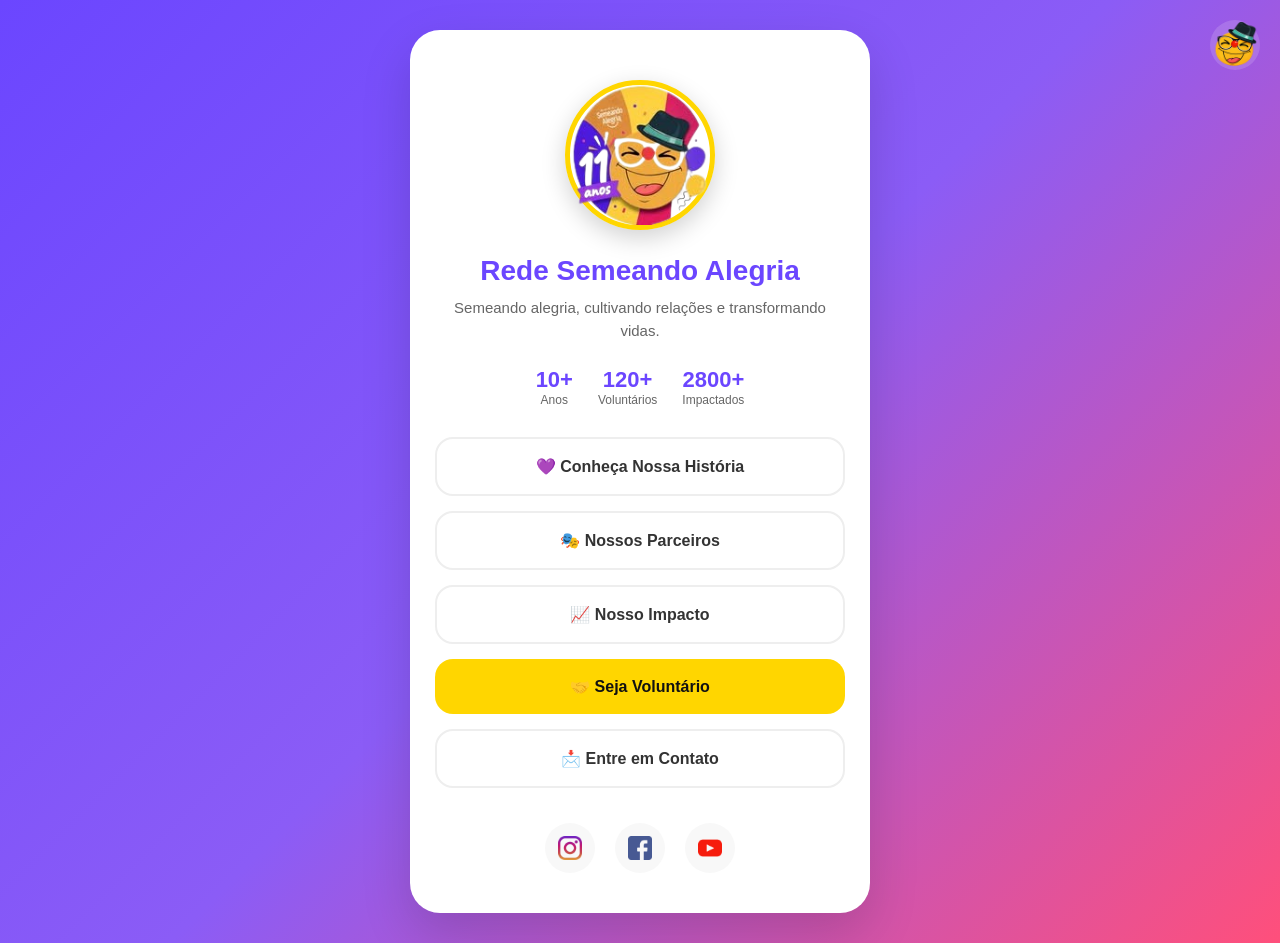
<file: index.html>
<!DOCTYPE html>
<html lang="pt-br">
<head>
  <meta charset="UTF-8">
  <meta name="viewport" content="width=device-width, initial-scale=1.0">
  <title>Rede Semeando Alegria</title>
  <link rel="stylesheet" href="css/style.css">
  <link rel="icon" href="img/icone.png">
</head>
<body>
<audio id="bgMusic"></audio>
<script>

const music =
    document.getElementById("bgMusic");

const playlist = [
    "audio/musica1.mp3",
    "audio/musica2.mp3",
    "audio/musica3.mp3"
];

const MAX_VOLUME = 0.15;

let currentIndex =
    Math.floor(
        Math.random() *
        playlist.length
    );

music.src =
    playlist[currentIndex];

music.volume =
    MAX_VOLUME;

let musicaIniciada = false;

function iniciarMusica(){

    if(musicaIniciada)
        return;

    musicaIniciada = true;

    music.play()
        .then(()=>{

            console.log(
                "Música iniciada"
            );

        })
        .catch(err=>{

            console.log(err);

            musicaIniciada = false;

        });

}

/* desktop */
document.addEventListener(
    "mousemove",
    iniciarMusica
);

/* celular */
document.addEventListener(
    "touchmove",
    iniciarMusica
);

/* caso o usuário volte para a aba */
window.addEventListener(
    "pageshow",
    ()=>{

        musicaIniciada = false;

    }
);

/* ===========================
   Troca de músicas
=========================== */

function trocarMusica(){

    let volume =
        music.volume;

    const fadeOut =
        setInterval(() => {

            volume -= 0.02;

            if(volume < 0)
                volume = 0;

            music.volume =
                volume;

            if(volume <= 0){

                clearInterval(
                    fadeOut
                );

                let novo;

                do{

                    novo =
                        Math.floor(
                            Math.random()
                            * playlist.length
                        );

                }
                while(
                    novo === currentIndex
                    &&
                    playlist.length > 1
                );

                currentIndex =
                    novo;

                music.src =
                    playlist[currentIndex];

                music.play();

                let fade = 0;

                const fadeIn =
                    setInterval(() => {

                        fade += 0.02;

                        if(
                            fade >
                            MAX_VOLUME
                        ){
                            fade =
                                MAX_VOLUME;
                        }

                        music.volume =
                            fade;

                        if(
                            fade >=
                            MAX_VOLUME
                        ){

                            clearInterval(
                                fadeIn
                            );

                        }

                    },100);

            }

        },100);

}

music.addEventListener(
    "ended",
    trocarMusica
);

</script>
  <button id="themeToggle" class="theme-toggle particle-effect">
    <img src="img/icone.png" alt="Alterar tema">
  </button>
  <script>
    const toggleBtn = document.getElementById('themeToggle');
    toggleBtn.addEventListener('click', () => {
      document.body.classList.toggle('dark-mode');
    });
  </script>

  <div class="container">

    <div class="profile">

        <div class="avatar-wrapper">
            <img src="img/perfil.png"
                alt="Rede Semeando Alegria"
                class="avatar particle-effect"
                id="avatar">
        </div>


        <h1>Rede Semeando Alegria</h1>

        <p class="subtitle">
            Semeando alegria, cultivando relações
            e transformando vidas.
        </p>

        <div class="stats">

            <div class="stat">
                <strong>10+</strong>
                <span>Anos</span>
            </div>

            <div class="stat">
                <strong>120+</strong>
                <span>Voluntários</span>
            </div>

            <div class="stat">
                <strong>2800+</strong>
                <span>Impactados</span>
            </div>

        </div>

    </div>

    <div class="links">

        <a href="about.html" class="link-button particle-effect">
            💜 Conheça Nossa História
        </a>

        <a href="about.html#parceiros" class="link-button particle-effect">
            🎭 Nossos Parceiros
        </a>

        <a href="about.html#impacto" class="link-button particle-effect">
            📈 Nosso Impacto
        </a>

        <a href="about.html#voluntario" class="link-button destaque particle-effect">
            🤝 Seja Voluntário
        </a>

        <a href="https://docs.google.com/forms/d/e/1FAIpQLSeHQyijplv60xAP6WMdjHgkzHDfloQNHRchF6oCF-Y-V4etnw/viewform" target="_blank" class="link-button">
            📩 Entre em Contato
        </a>

    </div>

    <footer>

        <div class="social-icons">

            <a href="https://www.instagram.com/redesemeandoalegriaoficial/" target="_blank" class="particle-effect">
                <img src="img/instagram.png">
            </a>

            <a href="https://www.facebook.com/Redesemeandoalegria/" target="_blank" class="particle-effect">
                <img src="img/facebook.png">
            </a>

            <a href="https://www.youtube.com/watch?v=6miZd2vj2Sk" target="_blank" class="particle-effect">
                <img src="img/youtube.png">
            </a>

        </div>

    </footer>

  </div>

    <script>

    const avatar=document.getElementById("avatar");
    const colors = [
        "#FFD600",
        "#6B46FF",
        "#FF4F7B",
        "#A7D46F",
        "#FFFFFF"
    ];

    document.querySelectorAll(".particle-effect").forEach(element => {

        element.addEventListener("mousemove", e => {

            const rect = element.getBoundingClientRect();

            for(let i=0;i<3;i++){

                const p = document.createElement("span");

                p.className = "particle";

                p.style.background =
                    colors[Math.floor(Math.random()*colors.length)];

                const x = e.clientX - rect.left;
                const y = e.clientY - rect.top;

                p.style.left = x + "px";
                p.style.top = y + "px";

                p.style.setProperty(
                    "--x",
                    (Math.random()*140-70)+"px"
                );

                p.style.setProperty(
                    "--y",
                    (Math.random()*140-70)+"px"
                );

                const target =
                    element.classList.contains("avatar")
                        ? element.parentElement
                        : element;

                target.appendChild(p);

                setTimeout(()=>{
                    p.remove();
                },900);

            }

        });

    });

    </script>
</body>
</html>
</file>
<file: css/style.css>
/* ==========================
   RESET
========================== */

* {
    margin: 0;
    padding: 0;
    box-sizing: border-box;
}

/* ==========================
   CORES DA MARCA
========================== */

:root {

    --roxo: #6B46FF;
    --roxo-hover: #5936e8;

    --amarelo: #FFD600;

    --rosa: #FF4F7B;

    --verde: #A7D46F;

    --azul-escuro: #081421;

    --branco: #FFFFFF;

    --texto: #333333;

    --texto-claro: #666666;
}

/* ==========================
   BODY
========================== */

body {

    font-family: Arial, sans-serif;

    min-height: 100vh;

    display: flex;

    justify-content: center;

    align-items: center;

    padding: 30px;

    background:
        linear-gradient(
            135deg,
            var(--roxo),
            #8B5CF6,
            var(--rosa)
        );
}

/* ==========================
   CONTAINER
========================== */

.container {

    width: 100%;

    max-width: 460px;

    background: white;

    border-radius: 30px;

    padding: 40px 25px;

    text-align: center;

    box-shadow:
        0 20px 50px rgba(0,0,0,.15);
}

.risoterapia-card{

    margin-top:30px;

    background:white;

    border-radius:25px;

    padding:30px;

    box-shadow:
        0 15px 40px rgba(0,0,0,.12);

    transition:.4s;

}

.risoterapia-card:hover{

    transform:
        translateY(-8px)
        scale(1.03);

    box-shadow:
        0 25px 60px rgba(0,0,0,.18);

}

.risoterapia-card img{

    width:100%;

    max-width:350px;

    display:block;

    margin:auto;

    margin-top:20px;

}

/* ==========================
   PERFIL
========================== */

.profile {

    margin-bottom: 25px;
}

.profile h1 {

    margin-top: 15px;

    color: var(--roxo);

    font-size: 28px;

    font-weight: 700;
}

.avatar-wrapper{
    position: relative;
    width: 170px;
    height: 170px;
    margin: auto;
    display: flex;
    justify-content: center;
    align-items: center;
}

.avatar{
    width:150px;
    height:150px;
    display:block;
    object-fit:cover;
    border-radius:50%;
    border:5px solid var(--amarelo);
    box-shadow:0 8px 25px rgba(0,0,0,.18);
    cursor:pointer;
    transition:
        transform .35s,
        filter .35s;
    position:relative;
    z-index:10;
}

.avatar:hover{
    transform: 
        scale(1.08)
        rotate(3deg);

    animation: wiggle .8s infinite;
}

.particle-effect{
    position: relative;
    overflow: visible;
}

.particle{
    position: absolute;
    width: 8px;
    height: 8px;
    border-radius: 50%;
    pointer-events: none;
    animation: explode .9s ease-out forwards;
}

@keyframes explode{
    from{
        opacity: 1;
        transform: 
            translate(0, 0)
            scale(1);
    }

    to{
        opacity: 0;

        transform: 
            translate(
                var(--x),
                var(--y)
            )
            scale(.2);
    }
}

@keyframes pulse{
    0%{
        transform: scale(1);
    }

    50%{
        transform: scale(1.08);
    }

    100%{
        transform: scale(1);
    }
}

@keyframes wiggle{

    0%{transform:rotate(0);}
    25%{transform:rotate(4deg);}
    50%{transform:rotate(-4deg);}
    75%{transform:rotate(2deg);}
    100%{transform:rotate(0);}

}

.subtitle {

    margin-top: 10px;

    color: var(--texto-claro);

    line-height: 1.5;

    font-size: 15px;
}

/* ==========================
   ESTATÍSTICAS
========================== */

.stats {

    display: flex;

    justify-content: center;

    gap: 25px;

    margin-top: 25px;
}

.stat {

    display: flex;

    flex-direction: column;
}

.stat strong {

    font-size: 22px;

    color: var(--roxo);
}

.stat span {

    font-size: 12px;

    color: var(--texto-claro);
}

/* ==========================
   LINKS
========================== */

.links {

    display: flex;

    flex-direction: column;

    gap: 15px;

    margin-top: 30px;
}

.link-button {

    display: flex;

    align-items: center;

    justify-content: center;

    gap: 10px;

    padding: 18px;

    text-decoration: none;

    border-radius: 18px;

    background: white;

    color: var(--texto);

    font-weight: 600;

    border: 2px solid #eeeeee;

    transition: all .3s ease;
}

.link-button:hover {

    transform: translateY(-3px);

    border-color: var(--roxo);

    box-shadow:
        0 10px 25px rgba(107,70,255,.15);
}

.link-button .icon {

    width: 24px;

    height: 24px;

    object-fit: contain;
}

/* ==========================
   BOTÃO DE DESTAQUE
========================== */

.link-button.destaque {

    background: var(--amarelo);

    border: none;

    color: #111;
}

.link-button.destaque:hover {

    transform: translateY(-3px);

    box-shadow:
        0 12px 25px rgba(255,214,0,.35);
}

/* ==========================
   REDES SOCIAIS
========================== */

.social-icons {

    display: flex;

    justify-content: center;

    gap: 20px;

    margin-top: 35px;
}

.social-icons a {

    width: 50px;

    height: 50px;

    display: flex;

    justify-content: center;

    align-items: center;

    background: #f8f8f8;

    border-radius: 50%;

    transition: all .3s ease;
}

.social-icons a:hover {

    transform: translateY(-4px);

    background: var(--roxo);
}

.social-icons img {

    width: 24px;

    height: 24px;

    transition: .3s;
}

.social-icons a:hover img {

    filter: brightness(0) invert(1);
}

/* ==========================
   BOTÃO DE TEMA
========================== */

.theme-toggle {

    position: fixed;

    top: 20px;

    right: 20px;

    width: 50px;

    height: 50px;

    border-radius: 50%;

    border: none;

    background: rgba(255,255,255,.15);

    backdrop-filter: blur(10px);

    cursor: pointer;

    transition: .3s;
}

.theme-toggle:hover {

    transform: rotate(20deg);
}

.theme-toggle img {

    width: 45px;

    height: 45px;
}

/* ==========================
   DARK MODE
========================== */

body.dark-mode {

    background:
        linear-gradient(
            135deg,
            #081421,
            #15263f,
            #1f3152
        );
}

body.dark-mode .container {

    background: #1e1e1e;

    color: white;
}

body.dark-mode .profile h1 {

    color: #8B5CF6;
}

body.dark-mode .subtitle {

    color: #cfcfcf;
}

body.dark-mode .stat strong {

    color: var(--amarelo);
}

body.dark-mode .stat span {

    color: #cccccc;
}

body.dark-mode .link-button {

    background: #2b2b2b;

    color: white;

    border-color: #3b3b3b;
}

body.dark-mode .link-button:hover {

    border-color: #8B5CF6;
}

body.dark-mode .link-button.destaque {

    background: var(--amarelo);

    color: #111;
}

body.dark-mode .social-icons a {

    background: #2b2b2b;
}

/* ==========================
   RESPONSIVO
========================== */

@media (max-width: 480px) {

    body {

        padding: 15px;
    }

    .container {

        padding: 30px 20px;
    }

    .profile h1 {

        font-size: 24px;
    }

    .stats {

        gap: 15px;
    }

    .stat strong {

        font-size: 18px;
    }
}
</file>
